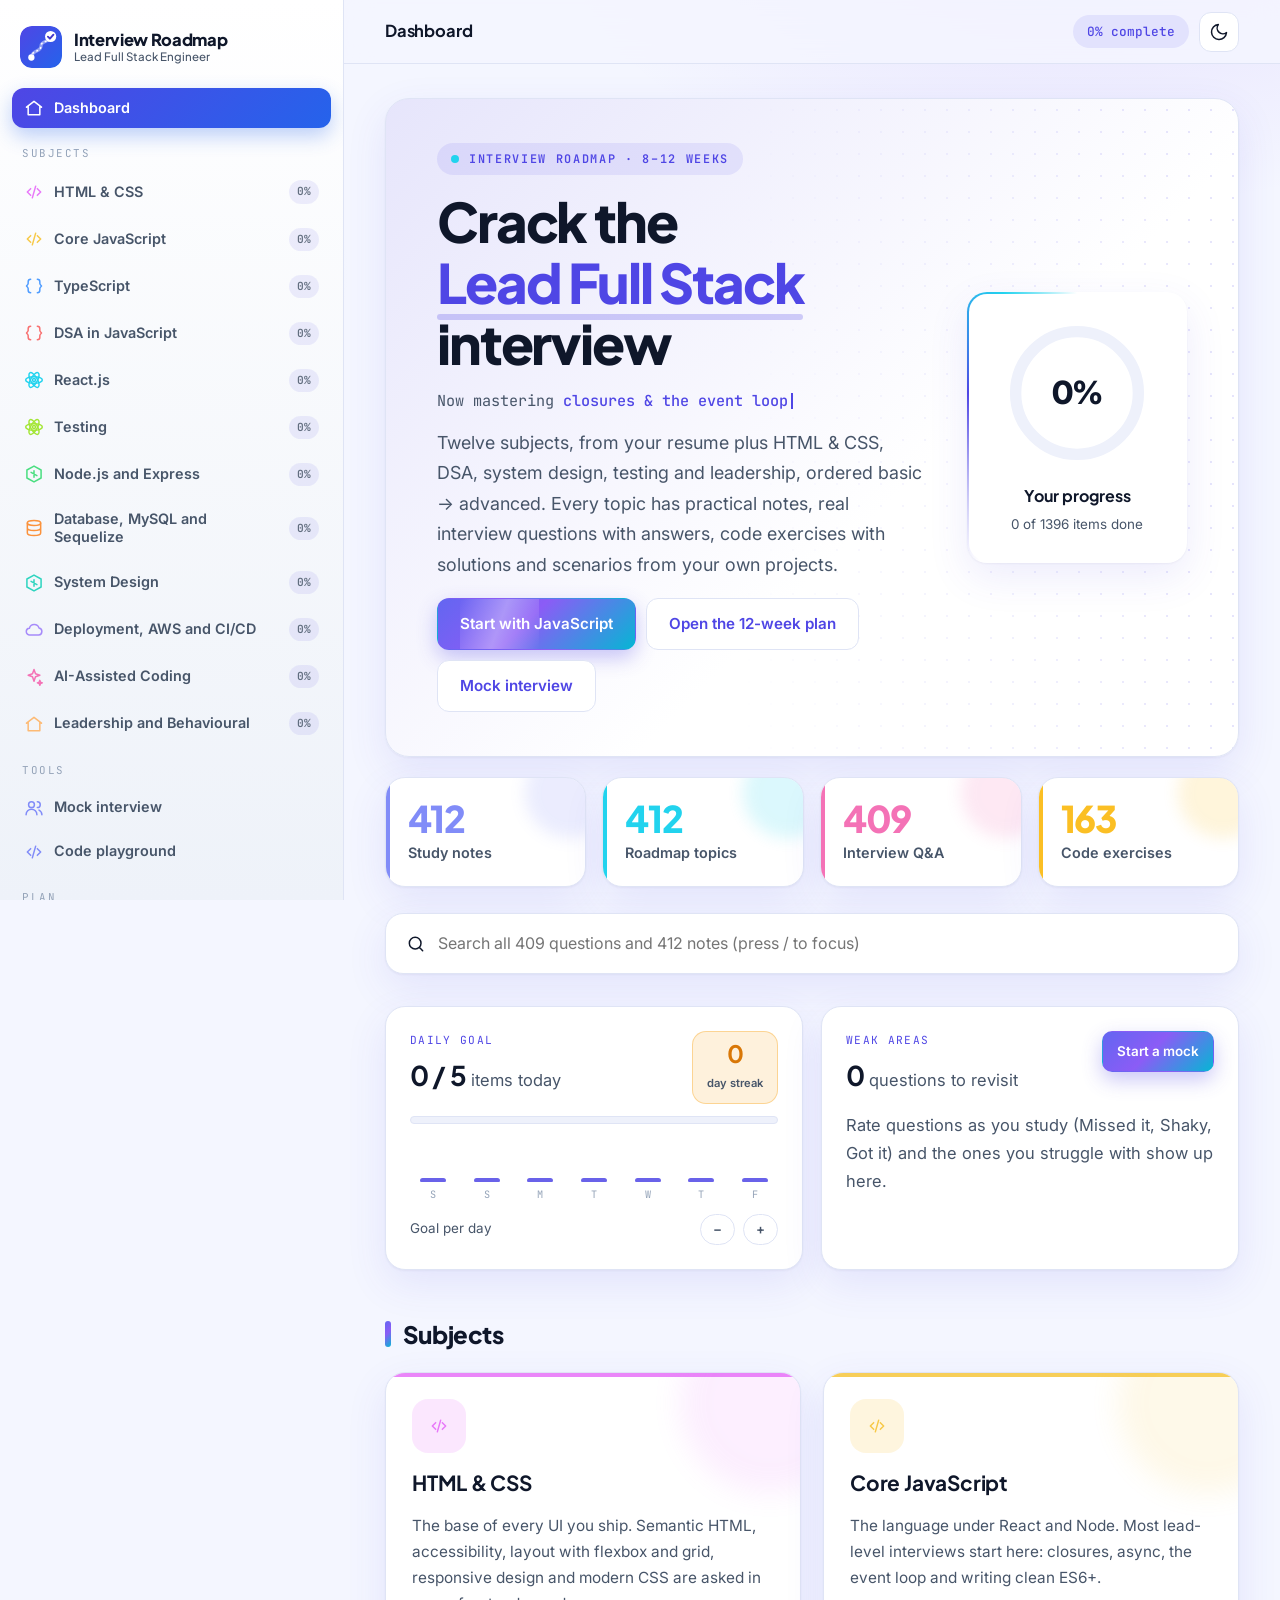
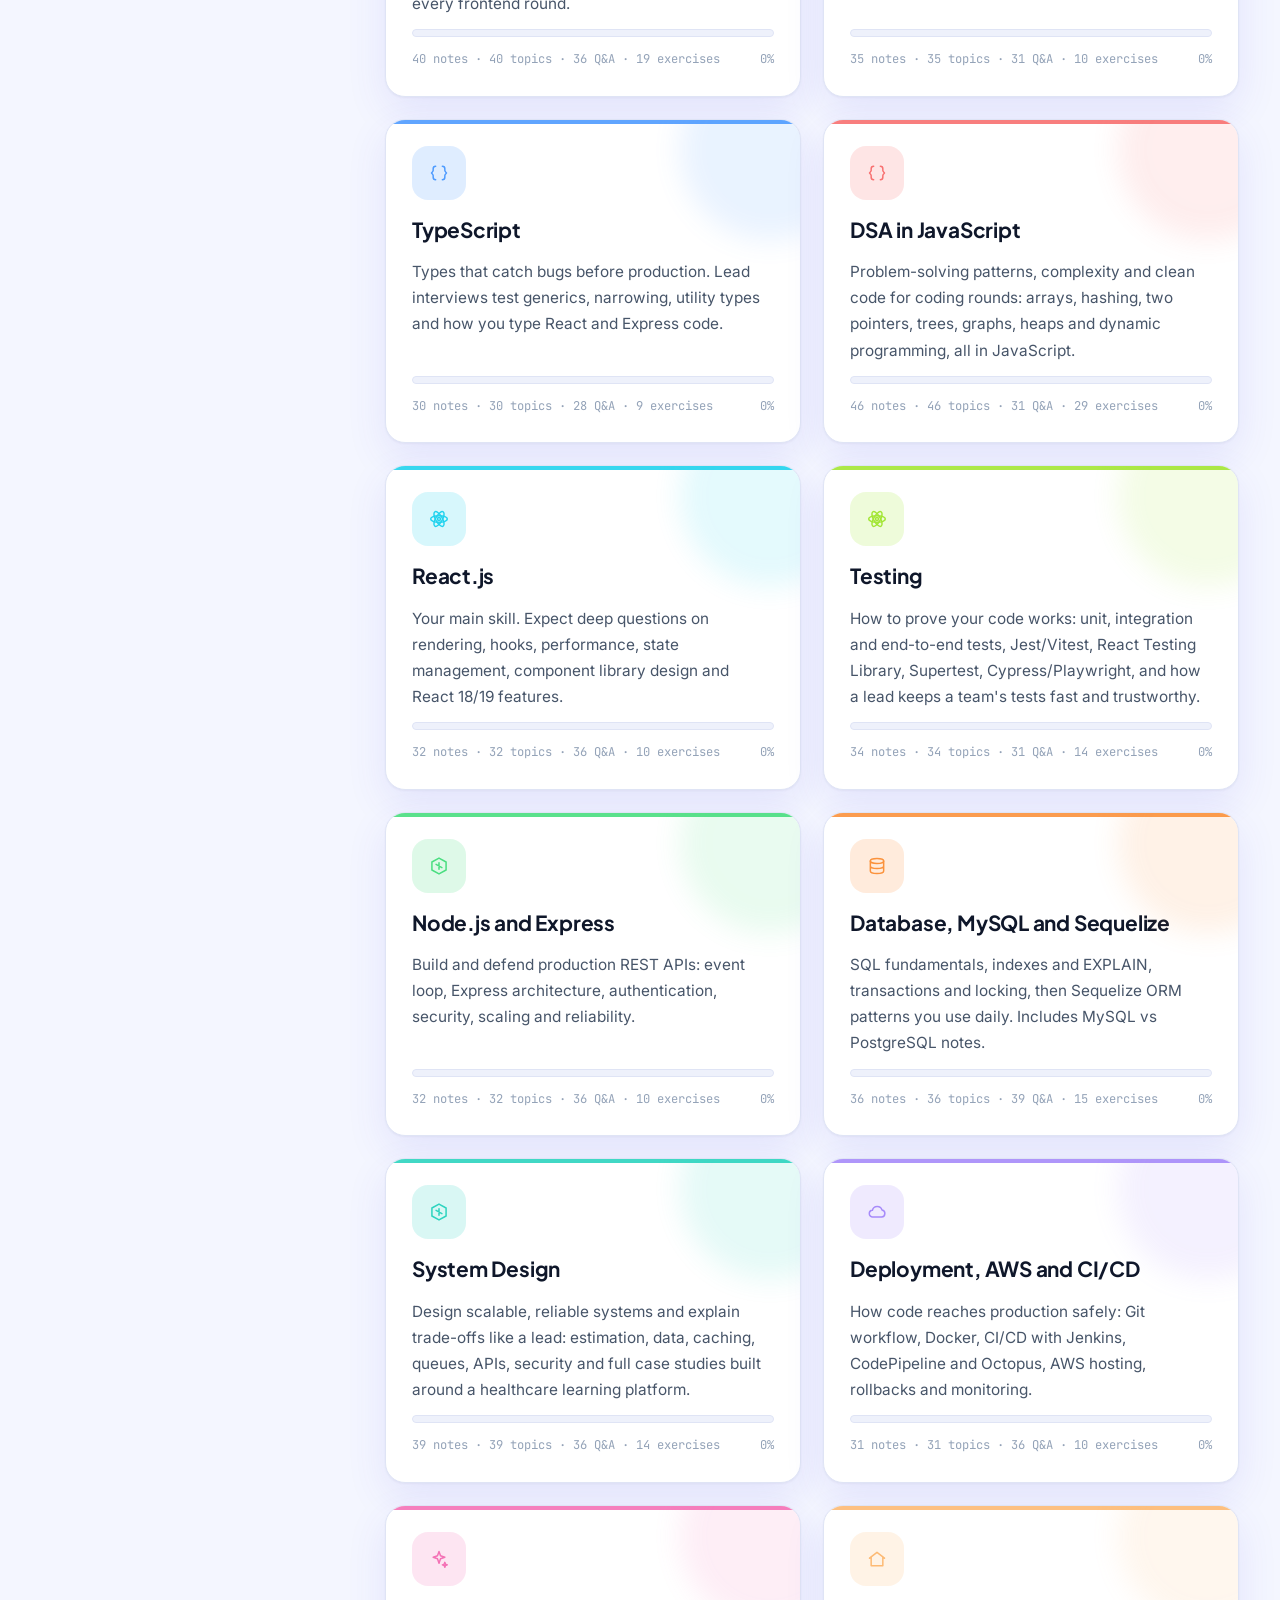
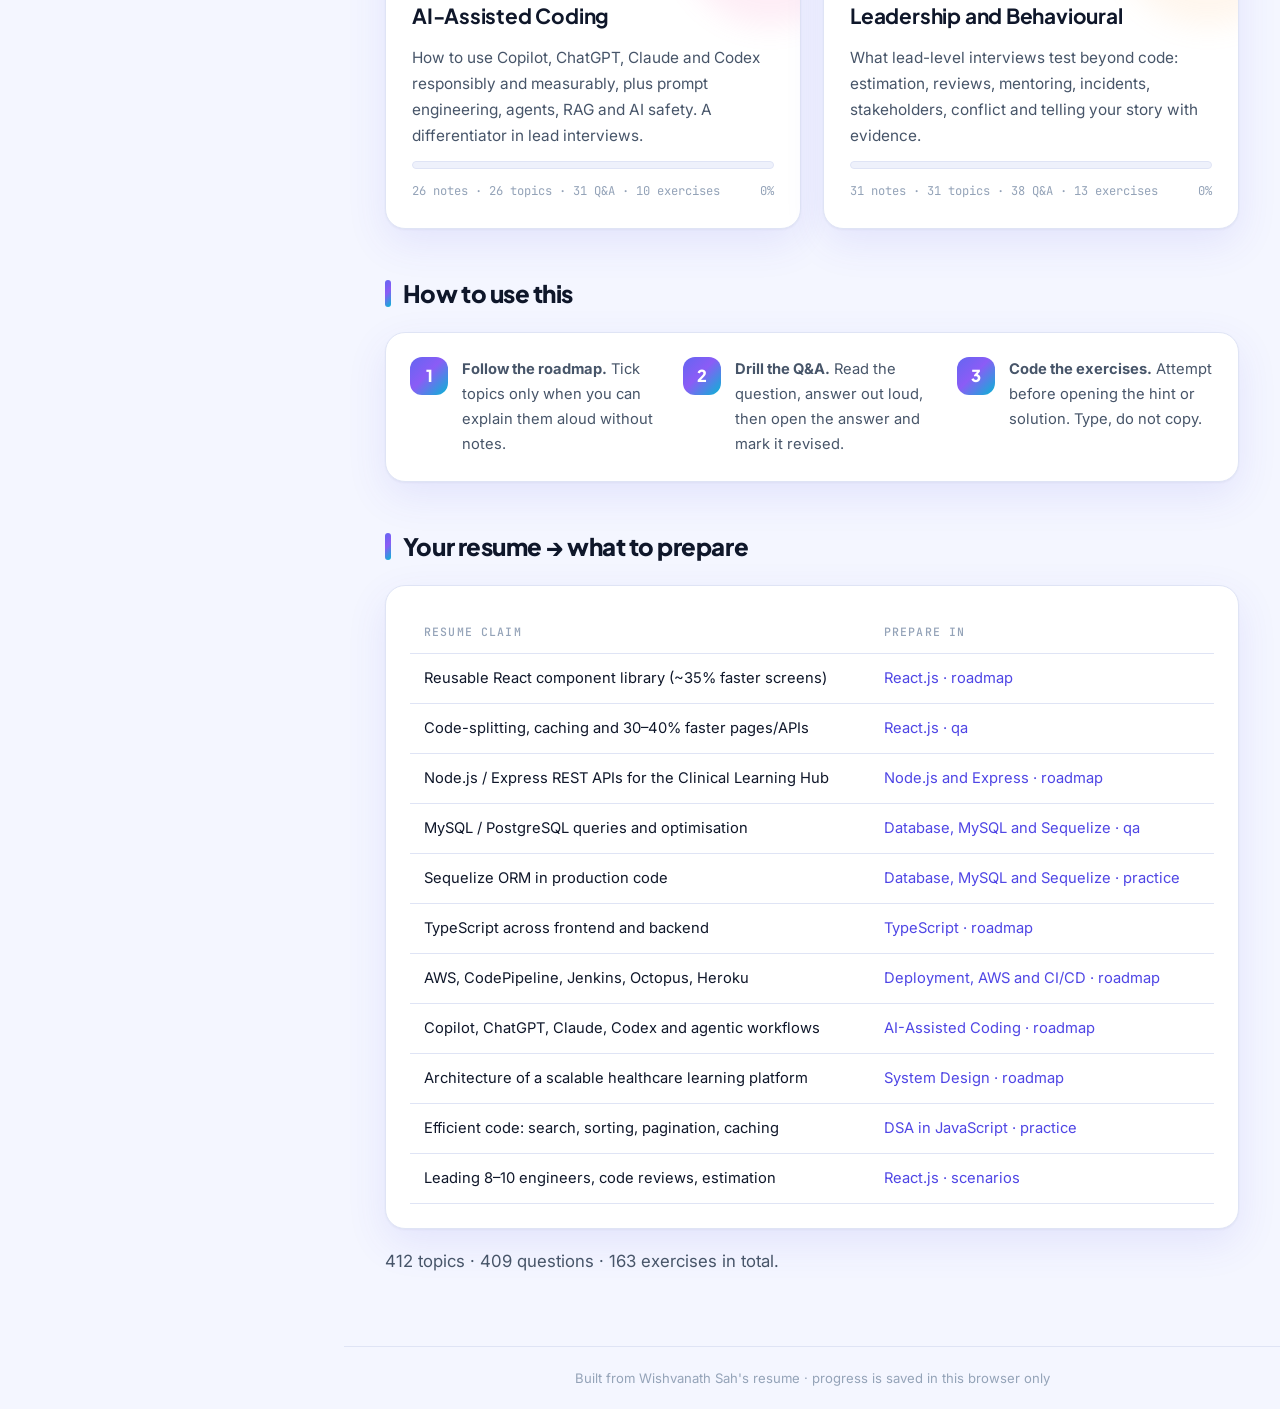
<file: learn.html>
<!DOCTYPE html>
<html lang="en" data-theme="dark">
<head>
<meta charset="utf-8">
<meta name="viewport" content="width=device-width, initial-scale=1">
<title>Interview Roadmap — Wishvanath Sah</title>
<meta name="description" content="Interactive interview preparation roadmap: JavaScript, TypeScript, React.js, Node.js, MySQL/Sequelize, deployment and AI-assisted coding.">
<meta name="theme-color" content="#0f172a">
<link rel="icon" type="image/svg+xml" href="assets/img/logo.svg">
<link rel="preconnect" href="https://fonts.googleapis.com">
<link rel="preconnect" href="https://fonts.gstatic.com" crossorigin>
<link href="https://fonts.googleapis.com/css2?family=Inter:wght@400;500;600;700&family=Plus+Jakarta+Sans:wght@600;700;800&family=JetBrains+Mono:wght@400;500&display=swap" rel="stylesheet">
<script>
(function () {
  var t = 'dark';
  try {
    var s = localStorage.getItem('prep-theme');
    if (s === 'light' || s === 'dark') t = s;
    else if (window.matchMedia && window.matchMedia('(prefers-color-scheme: light)').matches) t = 'light';
  } catch (e) {}
  document.documentElement.setAttribute('data-theme', t);
})();
</script>
<link rel="stylesheet" href="assets/css/style.css">
</head>
<body>
<a class="skip" href="#view">Skip to content</a>
<div id="bar" aria-hidden="true"></div>

<div class="shell">
  <aside class="side" id="side" aria-label="Subjects">
    <a class="brand" href="#/"><img src="assets/img/logo.svg" width="42" height="42" alt="" style="border-radius:12px;flex:none"><span>Interview Roadmap<small>Lead Full Stack Engineer</small></span></a>
    <nav id="nav"></nav>
    <div class="side-foot">
      <a class="ghost" href="index.html" style="display:block;text-align:center;margin-bottom:8px">← Back to landing page</a>
      <a class="ghost" href="index.html#support" style="display:block;text-align:center;margin-bottom:8px">&#9749; Buy me a coffee</a>
      <div class="foot-row"><button class="ghost" id="export" type="button">Export</button><button class="ghost" id="import" type="button">Import</button></div>
      <input type="file" id="importfile" accept="application/json,.json" hidden>
      <button class="ghost" id="reset" type="button" style="margin-top:8px">Reset progress</button>
    </div>
  </aside>

  <div class="main">
    <header class="top">
      <button class="icon-btn burger" id="burger" type="button" aria-label="Open menu" aria-expanded="false">
        <svg viewBox="0 0 24 24" class="ic"><path d="M4 7h16M4 12h16M4 17h16"/></svg>
      </button>
      <div class="crumb" id="crumb">Dashboard</div>
      <div class="top-r">
        <span class="pill" id="overall" title="Overall progress">0%</span>
        <button class="icon-btn" id="theme" type="button" aria-label="Toggle light and dark theme">
          <svg viewBox="0 0 24 24" class="ic sun"><circle cx="12" cy="12" r="4"/><path d="M12 2v2M12 20v2M4.9 4.9l1.4 1.4M17.7 17.7l1.4 1.4M2 12h2M20 12h2M4.9 19.1l1.4-1.4M17.7 6.3l1.4-1.4"/></svg>
          <svg viewBox="0 0 24 24" class="ic moon"><path d="M21 12.8A9 9 0 1 1 11.2 3a7 7 0 0 0 9.8 9.8z"/></svg>
        </button>
      </div>
    </header>
    <main id="view" tabindex="-1"></main>
    <footer class="foot">Built from Wishvanath Sah's resume · progress is saved in this browser only</footer>
  </div>
</div>
<div id="toast" role="status" aria-live="polite"></div>

<script src="assets/js/data/javascript.js"></script>
<script src="assets/js/data/typescript.js"></script>
<script src="assets/js/data/react.js"></script>
<script src="assets/js/data/node.js"></script>
<script src="assets/js/data/database.js"></script>
<script src="assets/js/data/deployment.js"></script>
<script src="assets/js/data/ai.js"></script>
<script src="assets/js/harness.js"></script>
<script src="assets/js/playground.js"></script>
<script src="assets/js/data/htmlcss.js"></script>
<script src="assets/js/data/testing.js"></script>
<script src="assets/js/data/leader.js"></script>
<script src="assets/js/notes/testing.js"></script>
<script src="assets/js/notes/leader.js"></script>
<script src="assets/js/notes/htmlcss.js"></script>
<script src="assets/js/data/system.js"></script>
<script src="assets/js/data/dsa.js"></script>
<script src="assets/js/data/plan.js"></script>
<script src="assets/js/notes/system.js"></script>
<script src="assets/js/notes/dsa.js"></script>
<script src="assets/js/notes/javascript.js"></script>
<script src="assets/js/notes/typescript.js"></script>
<script src="assets/js/notes/react.js"></script>
<script src="assets/js/notes/node.js"></script>
<script src="assets/js/notes/database.js"></script>
<script src="assets/js/notes/deployment.js"></script>
<script src="assets/js/notes/ai.js"></script>
<script src="assets/js/app.js"></script>
</body>
</html>
</file>
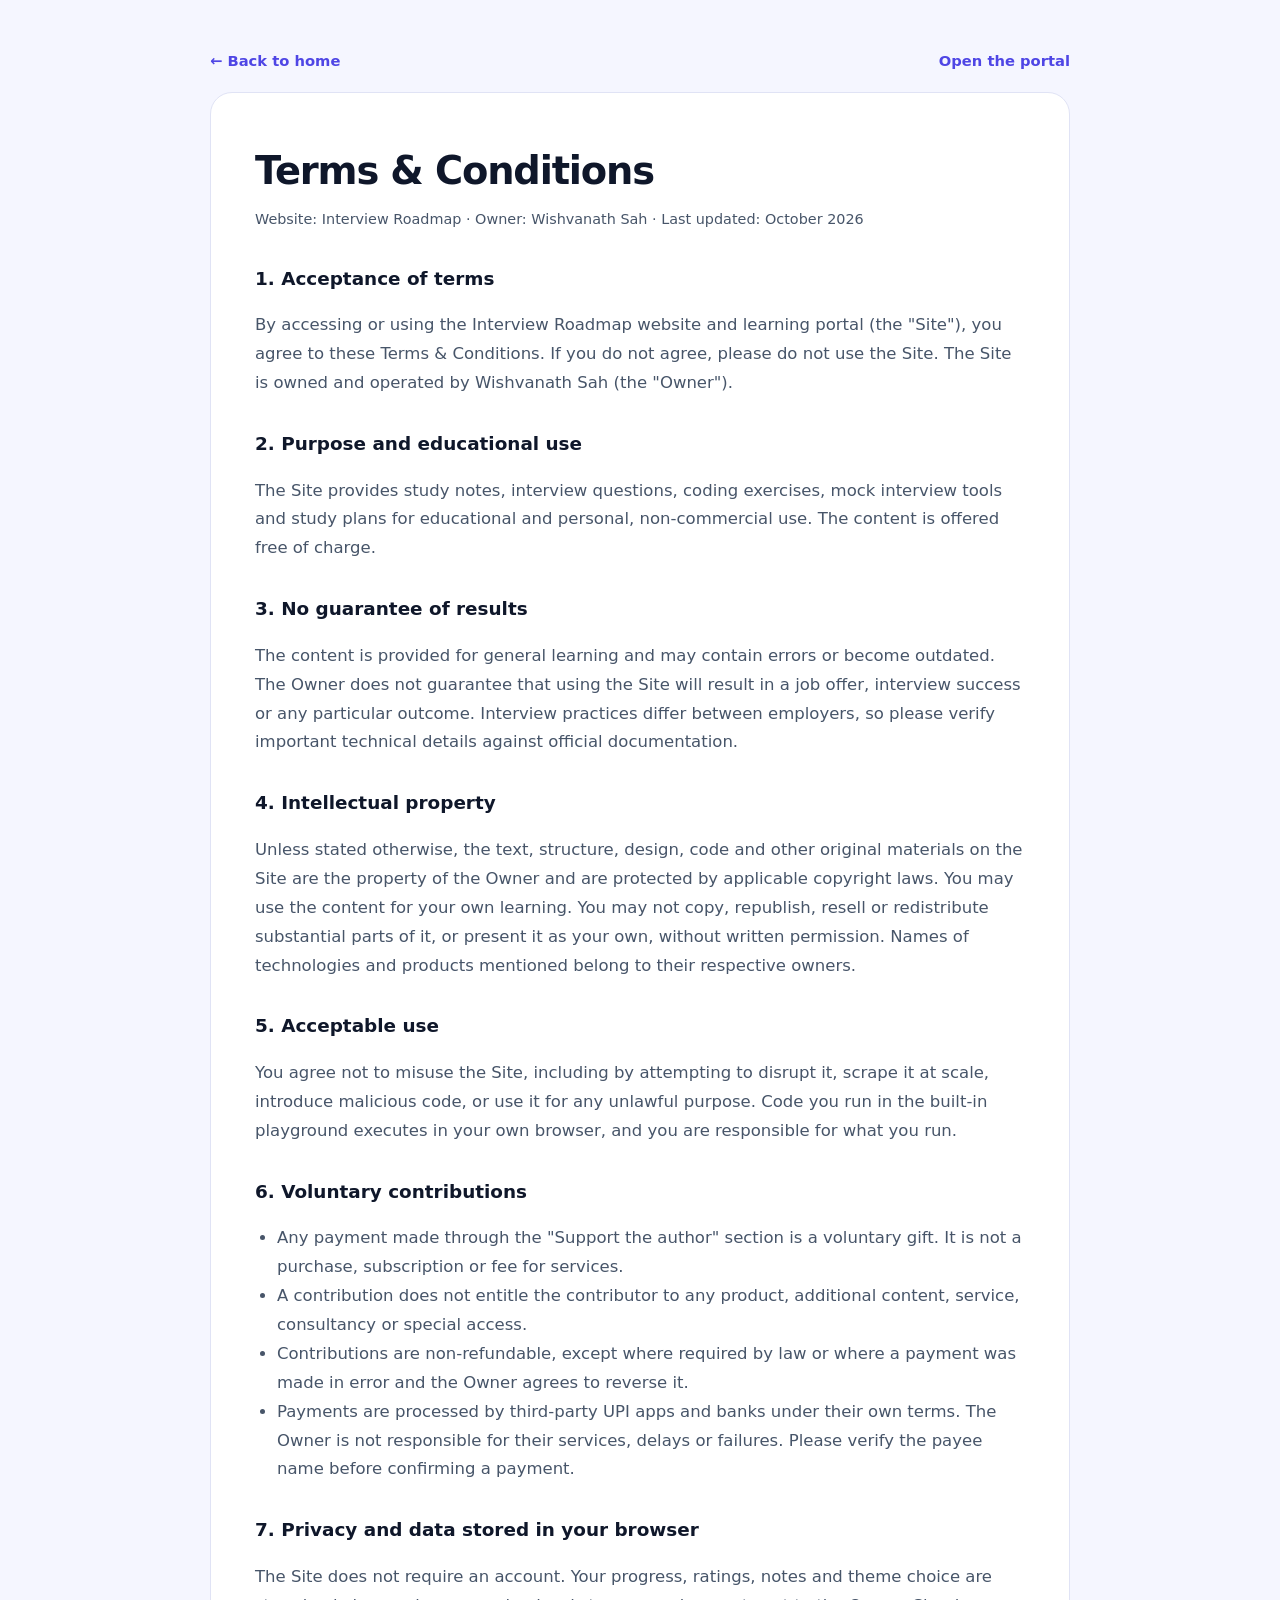
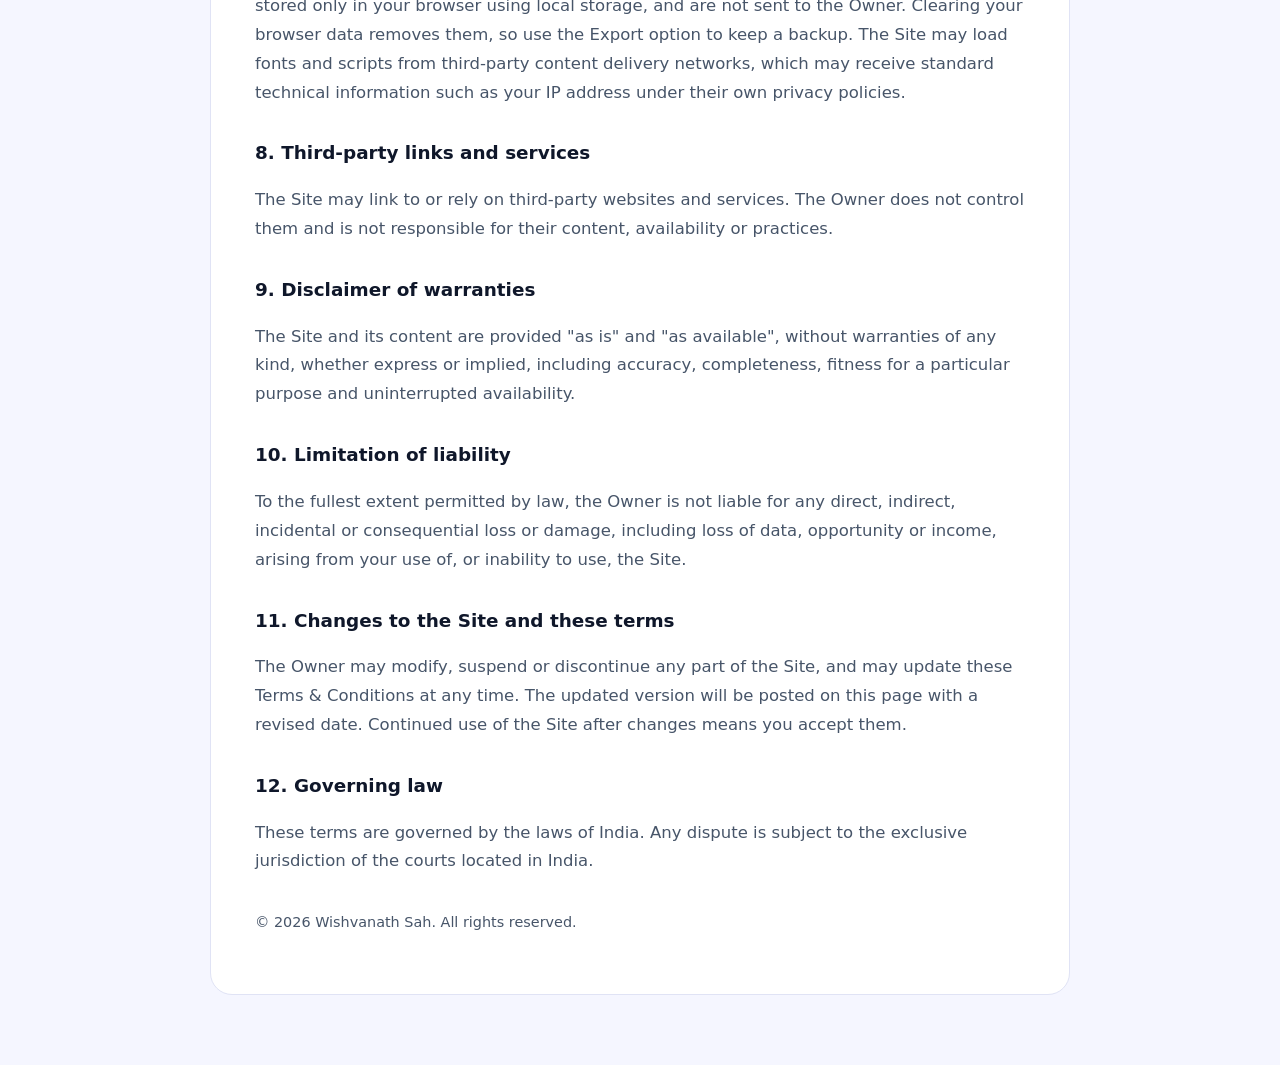
<file: terms.html>
<!DOCTYPE html>
<html lang="en" data-theme="dark">
<head>
<meta charset="utf-8">
<meta name="viewport" content="width=device-width, initial-scale=1">
<link rel="icon" type="image/svg+xml" href="assets/img/logo.svg">
<title>Terms &amp; Conditions — Interview Roadmap</title>
<meta name="description" content="Terms and Conditions for using the Interview Roadmap learning portal, owned by Wishvanath Sah.">
<script>
(function () {
  var t = 'dark';
  try { var s = localStorage.getItem('prep-theme'); if (s === 'light' || s === 'dark') t = s; else if (window.matchMedia && window.matchMedia('(prefers-color-scheme: light)').matches) t = 'light'; } catch (e) {}
  document.documentElement.setAttribute('data-theme', t);
})();
</script>
<style>
:root{--bg:#f5f6ff;--surface:#fff;--border:#e0e3f5;--text:#0f172a;--muted:#475569;--accent:#4f46e5}
[data-theme="dark"]{--bg:#0a0f1f;--surface:#121a30;--border:#232f4d;--text:#eef2ff;--muted:#a5b1d0;--accent:#8b9bff}
*{box-sizing:border-box}
body{margin:0;background:var(--bg);color:var(--text);font:16.5px/1.75 Inter,system-ui,-apple-system,'Segoe UI',Roboto,Arial,sans-serif}
.wrap{width:min(860px,100% - 32px);margin:0 auto;padding:48px 0 70px}
a{color:var(--accent);text-decoration:none;font-weight:600}a:hover{text-decoration:underline}
.card{background:var(--surface);border:1px solid var(--border);border-radius:22px;padding:clamp(22px,4vw,44px)}
h1{font-size:clamp(1.8rem,4vw,2.4rem);letter-spacing:-.03em;line-height:1.15;margin:12px 0 6px}
h2{font-size:1.15rem;margin:30px 0 8px}
p,li{color:var(--muted)}ul{padding-left:22px}
.meta{color:var(--muted);font-size:.9rem}
.top{display:flex;justify-content:space-between;gap:12px;flex-wrap:wrap;font-size:.92rem}
</style>
</head>
<body>
<div class="wrap">
  <div class="top"><a href="index.html">&larr; Back to home</a><a href="learn.html">Open the portal</a></div>
  <div class="card" style="margin-top:18px">
    <h1>Terms &amp; Conditions</h1>
    <p class="meta">Website: Interview Roadmap &middot; Owner: Wishvanath Sah &middot; Last updated: October 2026</p>

    <h2>1. Acceptance of terms</h2>
    <p>By accessing or using the Interview Roadmap website and learning portal (the "Site"), you agree to these Terms &amp; Conditions. If you do not agree, please do not use the Site. The Site is owned and operated by Wishvanath Sah (the "Owner").</p>

    <h2>2. Purpose and educational use</h2>
    <p>The Site provides study notes, interview questions, coding exercises, mock interview tools and study plans for educational and personal, non-commercial use. The content is offered free of charge.</p>

    <h2>3. No guarantee of results</h2>
    <p>The content is provided for general learning and may contain errors or become outdated. The Owner does not guarantee that using the Site will result in a job offer, interview success or any particular outcome. Interview practices differ between employers, so please verify important technical details against official documentation.</p>

    <h2>4. Intellectual property</h2>
    <p>Unless stated otherwise, the text, structure, design, code and other original materials on the Site are the property of the Owner and are protected by applicable copyright laws. You may use the content for your own learning. You may not copy, republish, resell or redistribute substantial parts of it, or present it as your own, without written permission. Names of technologies and products mentioned belong to their respective owners.</p>

    <h2>5. Acceptable use</h2>
    <p>You agree not to misuse the Site, including by attempting to disrupt it, scrape it at scale, introduce malicious code, or use it for any unlawful purpose. Code you run in the built-in playground executes in your own browser, and you are responsible for what you run.</p>

    <h2>6. Voluntary contributions</h2>
    <ul>
      <li>Any payment made through the "Support the author" section is a voluntary gift. It is not a purchase, subscription or fee for services.</li>
      <li>A contribution does not entitle the contributor to any product, additional content, service, consultancy or special access.</li>
      <li>Contributions are non-refundable, except where required by law or where a payment was made in error and the Owner agrees to reverse it.</li>
      <li>Payments are processed by third-party UPI apps and banks under their own terms. The Owner is not responsible for their services, delays or failures. Please verify the payee name before confirming a payment.</li>
    </ul>

    <h2>7. Privacy and data stored in your browser</h2>
    <p>The Site does not require an account. Your progress, ratings, notes and theme choice are stored only in your browser using local storage, and are not sent to the Owner. Clearing your browser data removes them, so use the Export option to keep a backup. The Site may load fonts and scripts from third-party content delivery networks, which may receive standard technical information such as your IP address under their own privacy policies.</p>

    <h2>8. Third-party links and services</h2>
    <p>The Site may link to or rely on third-party websites and services. The Owner does not control them and is not responsible for their content, availability or practices.</p>

    <h2>9. Disclaimer of warranties</h2>
    <p>The Site and its content are provided "as is" and "as available", without warranties of any kind, whether express or implied, including accuracy, completeness, fitness for a particular purpose and uninterrupted availability.</p>

    <h2>10. Limitation of liability</h2>
    <p>To the fullest extent permitted by law, the Owner is not liable for any direct, indirect, incidental or consequential loss or damage, including loss of data, opportunity or income, arising from your use of, or inability to use, the Site.</p>

    <h2>11. Changes to the Site and these terms</h2>
    <p>The Owner may modify, suspend or discontinue any part of the Site, and may update these Terms &amp; Conditions at any time. The updated version will be posted on this page with a revised date. Continued use of the Site after changes means you accept them.</p>

    <h2>12. Governing law</h2>
    <p>These terms are governed by the laws of India. Any dispute is subject to the exclusive jurisdiction of the courts located in India.</p>

    <p class="meta" style="margin-top:34px">&copy; <span id="yr">2026</span> Wishvanath Sah. All rights reserved.</p>
  </div>
</div>
<script>try{document.getElementById('yr').textContent=new Date().getFullYear()}catch(e){}</script>
</body>
</html>
</file>
<file: assets/css/style.css>
:root{
  --bg:#f8fafc; --bg2:#eef2f9; --surface:#ffffff; --surface2:#f1f5f9;
  --border:#e2e8f0; --text:#0f172a; --muted:#475569; --faint:#94a3b8;
  --accent:#4f46e5; --accent2:#0891b2; --ok:#16a34a; --warn:#d97706; --bad:#dc2626;
  --accent-rgb:79,70,229; --accent-soft:rgba(79,70,229,.10);
  --grad:linear-gradient(135deg,#4f46e5 0%,#0891b2 100%);
  --shadow:0 1px 2px rgba(15,23,42,.05),0 8px 24px rgba(15,23,42,.07);
  --code-bg:#0f172a; --code-text:#e2e8f0; --code-head:#1e293b;
  --tk-c:#64748b; --tk-s:#86efac; --tk-k:#c4b5fd; --tk-n:#fda4af; --tk-f:#7dd3fc;
  --radius:16px;
  --font:'Inter',system-ui,-apple-system,'Segoe UI',Roboto,Arial,sans-serif;
  --mono:'JetBrains Mono',ui-monospace,SFMono-Regular,Menlo,Consolas,monospace;
}
[data-theme="dark"]{
  --bg:#0f172a; --bg2:#0b1220; --surface:#1e293b; --surface2:#162033;
  --border:#2b3a52; --text:#e2e8f0; --muted:#94a3b8; --faint:#64748b;
  --accent:#818cf8; --accent2:#22d3ee; --ok:#4ade80; --warn:#fbbf24; --bad:#f87171;
  --accent-rgb:129,140,248; --accent-soft:rgba(129,140,248,.14);
  --grad:linear-gradient(135deg,#818cf8 0%,#22d3ee 100%);
  --shadow:0 1px 2px rgba(0,0,0,.3),0 8px 24px rgba(0,0,0,.28);
  --code-bg:#0b1220; --code-head:#162033;
}
*,*::before,*::after{box-sizing:border-box}
html{scroll-behavior:smooth;-webkit-text-size-adjust:100%}
body{margin:0;background:var(--bg);color:var(--text);font-family:var(--font);font-size:16px;line-height:1.65;-webkit-font-smoothing:antialiased;transition:background .3s,color .3s}
a{color:var(--accent);text-decoration:none}
a:hover{text-decoration:underline}
button{font:inherit;color:inherit;cursor:pointer;background:none;border:0;padding:0}
h1,h2,h3,h4,p{margin:0}
ul,ol{margin:0}
:focus-visible{outline:2px solid var(--accent);outline-offset:2px;border-radius:6px}
::selection{background:rgba(var(--accent-rgb),.3)}
.skip{position:absolute;left:-999px;top:8px;background:var(--accent);color:#fff;padding:8px 14px;border-radius:8px;z-index:300}
.skip:focus{left:8px}
#bar{position:fixed;top:0;left:0;height:3px;width:0;background:var(--grad);z-index:200}
.ic{width:20px;height:20px;fill:none;stroke:currentColor;stroke-width:1.8;stroke-linecap:round;stroke-linejoin:round;flex:none}

/* shell */
.shell{display:grid;grid-template-columns:290px 1fr;min-height:100vh}
.side{position:sticky;top:0;height:100vh;overflow-y:auto;background:var(--surface);border-right:1px solid var(--border);padding:20px 14px;display:flex;flex-direction:column;gap:14px}
.brand{display:flex;align-items:center;gap:12px;padding:6px 8px;color:var(--text)}
.brand:hover{text-decoration:none}
.brand b{display:grid;place-items:center;width:40px;height:40px;border-radius:12px;background:var(--grad);color:#fff;font-size:.9rem;box-shadow:0 6px 16px rgba(var(--accent-rgb),.4)}
.brand span{font-weight:800;letter-spacing:-.02em;line-height:1.2}
.brand small{display:block;font-weight:500;font-size:.72rem;color:var(--muted);letter-spacing:0}
#nav{display:flex;flex-direction:column;gap:4px;flex:1}
.nav-h{font-family:var(--mono);font-size:.68rem;letter-spacing:.14em;text-transform:uppercase;color:var(--faint);padding:12px 10px 4px}
.nav-a{display:flex;align-items:center;gap:12px;padding:10px 12px;border-radius:12px;color:var(--muted);font-weight:600;font-size:.92rem;transition:.2s}
.nav-a:hover{background:var(--accent-soft);color:var(--text);text-decoration:none}
.nav-a.on{background:var(--grad);color:#fff;box-shadow:0 8px 20px rgba(var(--accent-rgb),.3)}
.nav-a .ic{opacity:.9}
.nav-a .t{flex:1}
.nav-a .pc{font-family:var(--mono);font-size:.7rem;opacity:.85}
.side-foot{border-top:1px solid var(--border);padding-top:12px}
.ghost{width:100%;padding:9px 12px;border-radius:10px;border:1px solid var(--border);color:var(--muted);font-size:.84rem;font-weight:600;transition:.2s}
.ghost:hover{border-color:var(--bad);color:var(--bad)}
.main{min-width:0;display:flex;flex-direction:column}
.top{position:sticky;top:0;z-index:50;display:flex;align-items:center;gap:12px;height:64px;padding:0 28px;background:color-mix(in srgb,var(--bg) 82%,transparent);backdrop-filter:blur(14px);-webkit-backdrop-filter:blur(14px);border-bottom:1px solid var(--border)}
.crumb{font-weight:700;letter-spacing:-.01em}
.top-r{margin-left:auto;display:flex;align-items:center;gap:10px}
.pill{font-family:var(--mono);font-size:.8rem;font-weight:500;padding:6px 14px;border-radius:999px;background:var(--accent-soft);color:var(--accent)}
.icon-btn{display:grid;place-items:center;width:40px;height:40px;border-radius:12px;border:1px solid var(--border);background:var(--surface);transition:.2s}
.icon-btn:hover{border-color:var(--accent);color:var(--accent)}
.burger{display:none}
.sun{display:none}
[data-theme="dark"] .sun{display:block}
[data-theme="dark"] .moon{display:none}
#view{padding:32px 28px 60px;max-width:1100px;width:100%;margin:0 auto;outline:none}
.foot{margin-top:auto;padding:20px 28px;border-top:1px solid var(--border);color:var(--faint);font-size:.82rem;text-align:center}

/* generic */
.card{background:var(--surface);border:1px solid var(--border);border-radius:var(--radius);padding:24px;box-shadow:var(--shadow)}
.eyebrow{font-family:var(--mono);font-size:.76rem;letter-spacing:.14em;text-transform:uppercase;color:var(--accent);font-weight:500}
h1{font-size:clamp(1.8rem,4vw,2.5rem);letter-spacing:-.035em;line-height:1.12;font-weight:800;margin:8px 0 10px}
h2.sec{font-size:1.3rem;letter-spacing:-.02em;margin:34px 0 14px;font-weight:800}
.lead{color:var(--muted);max-width:68ch}
.grad{background:var(--grad);-webkit-background-clip:text;background-clip:text;color:transparent}
.btn{display:inline-flex;align-items:center;gap:8px;padding:10px 18px;border-radius:12px;font-weight:600;font-size:.9rem;border:1px solid var(--border);background:var(--surface);transition:.2s}
.btn:hover{border-color:var(--accent);color:var(--accent);text-decoration:none}
.btn.p{background:var(--grad);color:#fff;border-color:transparent;box-shadow:0 8px 20px rgba(var(--accent-rgb),.3)}
.btn.p:hover{color:#fff;transform:translateY(-2px)}
.badge{display:inline-block;font-family:var(--mono);font-size:.68rem;font-weight:500;letter-spacing:.06em;text-transform:uppercase;padding:3px 10px;border-radius:999px;border:1px solid transparent}
.badge.basic{background:rgba(34,197,94,.14);color:var(--ok)}
.badge.intermediate{background:rgba(245,158,11,.15);color:var(--warn)}
.badge.advanced{background:rgba(239,68,68,.14);color:var(--bad)}
.prog{height:8px;border-radius:99px;background:var(--surface2);overflow:hidden;border:1px solid var(--border)}
.prog i{display:block;height:100%;background:var(--grad);border-radius:99px;width:0;transition:width .5s}

/* dashboard */
.hero{display:grid;grid-template-columns:1fr auto;gap:28px;align-items:center;padding:30px;border-radius:24px;border:1px solid var(--border);background:radial-gradient(500px circle at 0% 0%,rgba(var(--accent-rgb),.18),transparent 60%),var(--surface);box-shadow:var(--shadow)}
.ring{position:relative;width:132px;height:132px}
.ring svg{transform:rotate(-90deg);width:100%;height:100%}
.ring circle{fill:none;stroke-width:10;stroke-linecap:round}
.ring .bg{stroke:var(--surface2)}
.ring .fg{stroke:url(#rg);transition:stroke-dashoffset .6s}
.ring b{position:absolute;inset:0;display:grid;place-items:center;font-size:1.7rem;font-weight:800;letter-spacing:-.03em}
.search{display:flex;align-items:center;gap:10px;padding:12px 16px;border:1px solid var(--border);border-radius:14px;background:var(--surface);margin:22px 0 4px;transition:.2s}
.search:focus-within{border-color:var(--accent);box-shadow:0 0 0 4px var(--accent-soft)}
.search input{flex:1;border:0;background:none;color:var(--text);font:inherit;outline:none;min-width:0}
.results{display:grid;gap:8px;margin-top:12px}
.res{display:flex;gap:12px;align-items:center;padding:12px 16px;border:1px solid var(--border);border-radius:12px;background:var(--surface);color:var(--text)}
.res:hover{border-color:var(--accent);text-decoration:none}
.res small{color:var(--faint);font-family:var(--mono);font-size:.72rem;margin-left:auto;white-space:nowrap}
.grid{display:grid;grid-template-columns:repeat(auto-fill,minmax(300px,1fr));gap:18px}
.sub{display:flex;flex-direction:column;gap:12px;color:var(--text);transition:transform .25s,border-color .25s,box-shadow .25s}
.sub:hover{transform:translateY(-5px);border-color:var(--accent);text-decoration:none;box-shadow:0 18px 40px rgba(var(--accent-rgb),.18)}
.sub .ico{display:grid;place-items:center;width:46px;height:46px;border-radius:13px;background:var(--accent-soft);color:var(--accent)}
.sub h3{font-size:1.15rem;letter-spacing:-.01em}
.sub p{color:var(--muted);font-size:.9rem;flex:1}
.sub .meta{display:flex;justify-content:space-between;font-family:var(--mono);font-size:.74rem;color:var(--faint)}
.steps{display:grid;grid-template-columns:repeat(3,1fr);gap:16px}
.step{display:flex;gap:14px}
.step b{display:grid;place-items:center;width:34px;height:34px;border-radius:10px;background:var(--grad);color:#fff;flex:none}
.step p{color:var(--muted);font-size:.92rem}
table.map{width:100%;border-collapse:collapse;font-size:.92rem}
table.map th,table.map td{padding:12px 14px;border-bottom:1px solid var(--border);text-align:left;vertical-align:top}
table.map th{font-family:var(--mono);font-size:.72rem;letter-spacing:.1em;text-transform:uppercase;color:var(--faint);font-weight:500}
.tw{overflow-x:auto}

/* subject */
.shead{display:flex;flex-wrap:wrap;gap:20px;align-items:flex-start;justify-content:space-between}
.shead .ico{display:grid;place-items:center;width:56px;height:56px;border-radius:16px;background:var(--grad);color:#fff;box-shadow:0 10px 24px rgba(var(--accent-rgb),.35)}
.shead .ico .ic{width:28px;height:28px}
.chips{display:flex;flex-wrap:wrap;gap:8px;margin-top:14px}
.chip{padding:5px 12px;border-radius:999px;font-size:.78rem;font-weight:600;background:var(--surface);border:1px solid var(--border);color:var(--muted)}
.tabs{display:flex;gap:6px;margin:26px 0 22px;padding:5px;border-radius:14px;background:var(--surface);border:1px solid var(--border);overflow-x:auto;width:max-content;max-width:100%}
.tab{padding:9px 18px;border-radius:10px;font-weight:600;font-size:.9rem;color:var(--muted);white-space:nowrap;transition:.2s}
.tab:hover{color:var(--text);text-decoration:none}
.tab.on{background:var(--grad);color:#fff;box-shadow:0 6px 16px rgba(var(--accent-rgb),.3)}
.tab small{font-family:var(--mono);opacity:.8;margin-left:6px}
.phase{margin-bottom:22px}
.phase-h{display:flex;align-items:center;gap:12px;margin-bottom:12px}
.phase-h h3{font-size:1.1rem;letter-spacing:-.01em}
.phase-h .n{margin-left:auto;font-family:var(--mono);font-size:.76rem;color:var(--faint)}
.topic{display:flex;gap:14px;align-items:flex-start;padding:12px 4px;border-bottom:1px dashed var(--border)}
.topic:last-child{border:0}
.topic div b{font-weight:600}
.topic div span{display:block;color:var(--muted);font-size:.9rem}
.topic.done b{text-decoration:line-through;opacity:.6}
.chk input{appearance:none;-webkit-appearance:none;width:22px;height:22px;border-radius:7px;border:2px solid var(--faint);background:var(--surface);cursor:pointer;position:relative;transition:.2s;flex:none;margin:2px 0 0}
.chk input:hover{border-color:var(--accent)}
.chk input:checked{background:var(--grad);border-color:transparent}
.chk input:checked::after{content:"";position:absolute;left:6px;top:2px;width:5px;height:10px;border:solid #fff;border-width:0 2.5px 2.5px 0;transform:rotate(45deg)}
.tools{display:flex;flex-wrap:wrap;gap:10px;align-items:center;margin-bottom:16px}
.fchip{padding:7px 16px;border-radius:999px;border:1px solid var(--border);background:var(--surface);font-size:.84rem;font-weight:600;color:var(--muted);transition:.2s}
.fchip:hover{border-color:var(--accent);color:var(--accent)}
.fchip.on{background:var(--grad);color:#fff;border-color:transparent}
.q{display:flex;gap:12px;align-items:flex-start;margin-bottom:10px}
.q .chk{padding-top:15px}
.q details,.ex,.sc{flex:1;min-width:0;background:var(--surface);border:1px solid var(--border);border-radius:14px;transition:border-color .2s}
.q details[open],.sc[open]{border-color:rgba(var(--accent-rgb),.5)}
summary{list-style:none;cursor:pointer;display:flex;gap:12px;align-items:center;padding:14px 18px;font-weight:600}
summary::-webkit-details-marker{display:none}
summary::after{content:"";margin-left:auto;width:9px;height:9px;border:solid var(--faint);border-width:0 2px 2px 0;transform:rotate(45deg);transition:transform .25s;flex:none}
details[open]>summary::after{transform:rotate(-135deg)}
.qt{flex:1}
.body{padding:2px 20px 20px;border-top:1px solid var(--border)}
.body>*+*{margin-top:12px}
.body{padding-top:16px}
.body h4{font-size:.98rem;margin-top:18px;color:var(--accent)}
.body p,.body li{color:var(--text)}
.body li{margin-bottom:4px}
.body ul,.body ol{padding-left:22px}
.body code,.lead code,.topic code{font-family:var(--mono);font-size:.86em;background:var(--accent-soft);color:var(--accent);padding:2px 6px;border-radius:6px}
.body blockquote{margin-left:0;padding:12px 16px;border-left:4px solid var(--accent);background:var(--accent-soft);border-radius:0 12px 12px 0}
.body blockquote p{color:var(--text)}
.body table{width:100%;border-collapse:collapse;font-size:.9rem;display:block;overflow-x:auto}
.body th,.body td{padding:8px 12px;border:1px solid var(--border);text-align:left;vertical-align:top}
.body th{background:var(--surface2)}
.body hr{border:0;border-top:1px solid var(--border);margin:18px 0}
.code{border-radius:12px;overflow:hidden;border:1px solid var(--border);background:var(--code-bg)}
.code-h{display:flex;justify-content:space-between;align-items:center;padding:6px 14px;background:var(--code-head);color:#94a3b8;font-family:var(--mono);font-size:.72rem;text-transform:uppercase;letter-spacing:.08em}
.code-h button{color:#94a3b8;font-size:.72rem;font-family:var(--mono);padding:3px 10px;border-radius:6px;border:1px solid #334155;text-transform:uppercase;letter-spacing:.08em}
.code-h button:hover{color:#fff;border-color:#818cf8}
.code pre{margin:0;padding:14px 16px;overflow-x:auto;font-family:var(--mono);font-size:.82rem;line-height:1.7;color:var(--code-text);tab-size:2}
.code code{background:none!important;color:inherit!important;padding:0!important;font-size:inherit!important}
.tc{color:var(--tk-c);font-style:italic}.ts{color:var(--tk-s)}.tk{color:var(--tk-k)}.tn{color:var(--tk-n)}.tf{color:var(--tk-f)}
.ex{padding:20px 22px;margin-bottom:16px;display:block}
.ex-h{display:flex;gap:12px;align-items:center;margin-bottom:10px;flex-wrap:wrap}
.ex-h h3{font-size:1.06rem;flex:1;min-width:200px}
.ex .pr>*+*{margin-top:10px}
.ex .pr p{color:var(--text)}
.ex .pr code,.hint code{font-family:var(--mono);font-size:.86em;background:var(--accent-soft);color:var(--accent);padding:2px 6px;border-radius:6px}
.hint{margin-top:12px;padding:10px 14px;border-radius:12px;background:rgba(245,158,11,.12);color:var(--text);font-size:.92rem}
.hint summary{padding:0;font-weight:600;color:var(--warn)}
.hint summary::after{display:none}
.sol{margin-top:12px;border:1px solid var(--border);border-radius:12px;background:var(--surface2)}
.sol>summary{color:var(--accent)}
.sc{margin-bottom:10px}
.sc .tag{font-family:var(--mono);font-size:.68rem;color:var(--faint);letter-spacing:.08em;text-transform:uppercase}
.empty{padding:30px;text-align:center;color:var(--muted)}

/* plan */
.week{margin-bottom:16px;display:flex;gap:16px;align-items:flex-start}
.week .chk{padding-top:4px}
.week .card{flex:1;min-width:0}
.week h3{font-size:1.08rem;margin-bottom:8px}
.week .wk{font-family:var(--mono);font-size:.72rem;color:var(--accent);letter-spacing:.1em;text-transform:uppercase}

#toast{position:fixed;left:50%;bottom:28px;transform:translate(-50%,20px);background:var(--text);color:var(--bg);padding:10px 18px;border-radius:12px;font-size:.88rem;font-weight:600;opacity:0;pointer-events:none;transition:.25s;z-index:300}
#toast.show{opacity:1;transform:translate(-50%,0)}

@media (max-width:980px){
  .shell{grid-template-columns:1fr}
  .side{position:fixed;left:0;top:0;bottom:0;width:290px;transform:translateX(-105%);transition:transform .3s;z-index:150;box-shadow:0 0 60px rgba(0,0,0,.4)}
  .side.open{transform:none}
  .burger{display:grid}
  .top{padding:0 16px}
  #view{padding:22px 16px 50px}
  .hero{grid-template-columns:1fr}
  .steps{grid-template-columns:1fr}
}
@media print{
  .side,.top,.foot,.tabs,.tools,#bar{display:none}
  .shell{display:block}
  details>*{display:block!important}
  body{background:#fff;color:#000}
}
@media (prefers-reduced-motion:reduce){*{transition:none!important;animation:none!important;scroll-behavior:auto!important}}

/* ===== v2: richer colour, motion, wider layout ===== */
:root{
  --font:'Inter',system-ui,-apple-system,'Segoe UI',Roboto,Arial,sans-serif;
  --head:'Plus Jakarta Sans','Inter',system-ui,sans-serif;
  --grad:linear-gradient(135deg,#6366f1 0%,#8b5cf6 45%,#06b6d4 100%);
  --c:#818cf8;
}
[data-theme="dark"]{
  --bg:#0a0f1f; --bg2:#0d1428; --surface:#121a30; --surface2:#0f1730;
  --border:#232f4d; --text:#eef2ff; --muted:#a5b1d0; --faint:#6b7a9e;
  --accent:#8b9bff; --accent2:#22d3ee;
  --grad:linear-gradient(135deg,#818cf8 0%,#a78bfa 45%,#22d3ee 100%);
  --shadow:0 1px 2px rgba(0,0,0,.35),0 14px 40px rgba(2,6,23,.45);
}
[data-theme="light"]{
  --bg:#f4f6ff; --surface:#ffffff; --surface2:#eef1fb; --border:#dfe4f5;
  --shadow:0 1px 2px rgba(30,41,99,.05),0 14px 40px rgba(79,70,229,.10);
}
body{font-size:16.5px;line-height:1.7;background:var(--bg);background-image:radial-gradient(900px 500px at 85% -10%,rgba(139,92,246,.14),transparent 60%),radial-gradient(700px 420px at -5% 30%,rgba(6,182,212,.10),transparent 60%);background-attachment:fixed}
h1,h2,h3,.brand span,.crumb{font-family:var(--head)}
h1{font-size:clamp(2rem,4.2vw,3.1rem);letter-spacing:-.04em}
h2.sec{font-size:1.5rem;margin:44px 0 18px;display:flex;align-items:center;gap:12px}
h2.sec::before{content:"";width:6px;height:1.1em;border-radius:4px;background:var(--grad)}
@media (min-width:981px){.shell{grid-template-columns:268px 1fr}}
#view{max-width:1560px;padding:34px clamp(20px,3.2vw,56px) 70px}
.top{padding:0 clamp(20px,3.2vw,56px)}
.lead{max-width:78ch;font-size:1.05rem}

/* entrance animation */
@keyframes up{from{opacity:0;transform:translateY(18px)}to{opacity:1;transform:none}}
@keyframes float{0%,100%{transform:translate(0,0) scale(1)}50%{transform:translate(30px,-24px) scale(1.12)}}
@keyframes shine{to{background-position:200% center}}
@keyframes pulse{0%{box-shadow:0 0 0 0 rgba(34,211,238,.6)}100%{box-shadow:0 0 0 12px rgba(34,211,238,0)}}
@keyframes pop{0%{transform:scale(.8)}60%{transform:scale(1.18)}100%{transform:scale(1)}}
#view>*,.sub,.stat,.phase,.q,.ex,.sc,.week,.card.tw,.steps{animation:up .55s cubic-bezier(.2,.7,.2,1) both}
.sub,.stat{animation-delay:calc(var(--i,0)*70ms + 120ms)}
.q:nth-child(-n+12),.phase,.week{animation-delay:60ms}

/* sidebar */
.side{background:linear-gradient(180deg,var(--surface),var(--bg2))}
.nav-a{position:relative}
.nav-a .ic{color:var(--c,var(--accent));opacity:1}
.nav-a.on .ic{color:#fff}
.nav-a:hover{transform:translateX(3px)}
.nav-a .pc{background:var(--accent-soft);padding:2px 8px;border-radius:99px}
.nav-a.on .pc{background:rgba(255,255,255,.22)}
.brand b{animation:pulse 2.4s infinite}

/* hero */
.hero{position:relative;overflow:hidden;padding:46px clamp(24px,4vw,56px);border-radius:28px;border:1px solid rgba(var(--accent-rgb),.35);
  background:linear-gradient(135deg,rgba(99,102,241,.28),rgba(139,92,246,.14) 45%,rgba(6,182,212,.18)),var(--surface)}
.hero-in{position:relative;z-index:1}
.hero .ring{position:relative;z-index:1;width:170px;height:170px}
.hero .ring b{font-size:2.2rem}
.blob{position:absolute;border-radius:50%;filter:blur(60px);opacity:.55;animation:float 12s ease-in-out infinite;pointer-events:none}
.blob.b1{width:320px;height:320px;background:#6366f1;top:-120px;right:8%}
.blob.b2{width:260px;height:260px;background:#06b6d4;bottom:-120px;left:30%;animation-delay:-5s}
.hero h1{font-size:clamp(2.2rem,5vw,3.8rem);margin:14px 0 14px}
.hero .lead{font-size:1.12rem}
.eyebrow{display:inline-flex;align-items:center;gap:10px;padding:6px 14px;border-radius:99px;background:var(--accent-soft);font-weight:600}
.dot{width:8px;height:8px;border-radius:50%;background:#22d3ee;animation:pulse 1.8s infinite}
.shimmer{background-image:linear-gradient(90deg,#818cf8,#22d3ee,#f472b6,#818cf8);background-size:200% auto;animation:shine 6s linear infinite}
.btn{padding:12px 22px;font-size:.95rem;position:relative;overflow:hidden}
.btn.p::after{content:"";position:absolute;inset:0;background:linear-gradient(110deg,transparent 30%,rgba(255,255,255,.35) 50%,transparent 70%);transform:translateX(-120%);transition:transform .7s}
.btn.p:hover::after{transform:translateX(120%)}

/* stats */
.stats{display:grid;grid-template-columns:repeat(auto-fit,minmax(170px,1fr));gap:16px;margin-top:20px}
.stat{padding:20px 22px;border-radius:20px;background:var(--surface);border:1px solid var(--border);position:relative;overflow:hidden;box-shadow:var(--shadow)}
.stat::before{content:"";position:absolute;left:0;top:0;bottom:0;width:4px;background:var(--c)}
.stat::after{content:"";position:absolute;right:-30px;top:-30px;width:90px;height:90px;border-radius:50%;background:var(--c);opacity:.16;filter:blur(8px)}
.stat b{display:block;font-family:var(--head);font-size:2.3rem;font-weight:800;letter-spacing:-.04em;color:var(--c);line-height:1.1}
.stat span{color:var(--muted);font-size:.9rem;font-weight:600}

/* search */
.search{padding:15px 20px;border-radius:18px;margin-top:26px;box-shadow:var(--shadow)}
.search input{font-size:1rem}

/* subject cards */
.grid{grid-template-columns:repeat(auto-fill,minmax(340px,1fr));gap:22px}
.sub{position:relative;overflow:hidden;padding:26px;border-radius:22px}
.sub::before{content:"";position:absolute;left:0;right:0;top:0;height:4px;background:var(--c);opacity:.9}
.sub::after{content:"";position:absolute;right:-60px;top:-60px;width:180px;height:180px;border-radius:50%;background:var(--c);opacity:.12;filter:blur(14px);transition:.4s}
.sub:hover{transform:translateY(-8px) scale(1.01);border-color:var(--c);box-shadow:0 24px 50px rgba(0,0,0,.28),0 0 0 1px var(--c)}
.sub:hover::after{opacity:.28;transform:scale(1.3)}
.sub .ico{width:54px;height:54px;border-radius:16px;background:color-mix(in srgb,var(--c) 18%,transparent);color:var(--c);transition:.3s}
.sub:hover .ico{background:var(--c);color:#0a0f1f;transform:rotate(-8deg) scale(1.08)}
.sub h3{font-size:1.3rem}
.sub p{font-size:.96rem}
.sub .prog i{background:var(--c)}
.sub .meta{font-size:.76rem}
.steps .step b{border-radius:12px;width:38px;height:38px;font-family:var(--head);font-weight:800}
.card{border-radius:20px}

/* subject header + tabs */
.shead{padding:28px clamp(20px,3vw,36px);border-radius:26px;border:1px solid var(--border);position:relative;overflow:hidden;
  background:linear-gradient(120deg,color-mix(in srgb,var(--c) 24%,transparent),transparent 65%),var(--surface);box-shadow:var(--shadow)}
.shead .ico{background:var(--c);color:#0a0f1f;box-shadow:0 12px 30px color-mix(in srgb,var(--c) 45%,transparent);width:64px;height:64px}
.shead h1{font-size:clamp(1.9rem,3.6vw,2.7rem)}
.chip{background:var(--surface2)}
.tabs{width:100%;padding:6px;border-radius:18px;margin:24px 0 26px;position:sticky;top:72px;z-index:20;backdrop-filter:blur(12px);background:color-mix(in srgb,var(--surface) 88%,transparent)}
.tab{flex:1;text-align:center;padding:12px 20px;font-size:.98rem;border-radius:13px}
.tab.on{background:var(--c,var(--accent));background:linear-gradient(135deg,var(--c),color-mix(in srgb,var(--c) 55%,#8b5cf6));color:#0a0f1f}
.tab:hover:not(.on){background:var(--accent-soft)}

/* lists, notes, q&a */
.q details,.sc,.ex{border-radius:16px}
.q details:hover,.sc:hover{border-color:rgba(var(--accent-rgb),.55);transform:translateX(3px)}
.q details,.sc{transition:transform .2s,border-color .2s,box-shadow .2s}
.q details[open],.sc[open]{box-shadow:0 12px 34px rgba(0,0,0,.2)}
summary{padding:17px 22px;font-size:1.02rem}
.body{padding:6px clamp(18px,2.4vw,30px) 26px;font-size:1.02rem}
.body>*+*{margin-top:14px}
.body h4{font-family:var(--head);font-size:1.02rem;margin-top:24px;display:flex;align-items:center;gap:10px;color:var(--accent);text-transform:uppercase;letter-spacing:.06em;font-size:.82rem}
.body h4::before{content:"";width:18px;height:3px;border-radius:3px;background:var(--grad)}
.note h4:nth-of-type(1){color:#22d3ee}
.note h4:nth-of-type(2){color:#f472b6}
.note h4:nth-of-type(3){color:#a78bfa}
.note h4:nth-of-type(4){color:#4ade80}
.note h4:nth-of-type(5){color:#fbbf24}
.note h4:nth-of-type(6){color:#f87171}
.note h4:nth-of-type(7){color:#60a5fa}
.body[open],details[open]>.body{animation:up .35s ease both}
.body blockquote{border-radius:0 14px 14px 0;font-weight:500}
.topic{padding:14px 6px;transition:background .2s,transform .2s;border-radius:10px}
.topic:hover{background:var(--accent-soft);transform:translateX(4px)}
.topic div b{font-size:1.02rem}
.topic div span{font-size:.95rem}
.phase{padding:28px}
.phase-h h3{font-size:1.25rem}
.chk input:checked{animation:pop .35s}
.code{border-radius:14px;box-shadow:0 8px 24px rgba(0,0,0,.25)}
.code pre{font-size:.86rem}
.fchip{padding:8px 18px}
.week .card{border-left:4px solid var(--accent)}
.badge{font-size:.7rem;padding:4px 11px}

/* wide screens: two-up lists for dense content */
@media (min-width:1500px){
  #qlist,#nlist{display:block}
}
@media (max-width:980px){
  #view{padding:20px 16px 50px}
  .hero{padding:30px 22px}
  .hero .ring{width:130px;height:130px}
  .tabs{position:static}
  .grid{grid-template-columns:1fr}
}

/* ===== v3: calmer, standard learning-site hero ===== */
.hero{display:grid;grid-template-columns:minmax(0,1fr) auto;align-items:center;gap:40px;position:relative;overflow:hidden;
  padding:44px clamp(24px,4vw,60px);border-radius:24px;border:1px solid var(--border);
  background:linear-gradient(135deg,color-mix(in srgb,var(--accent) 14%,var(--surface)) 0%,var(--surface) 60%);box-shadow:var(--shadow)}
.hero::before{content:"";position:absolute;inset:0;pointer-events:none;opacity:.5;
  background-image:radial-gradient(color-mix(in srgb,var(--accent) 30%,transparent) 1px,transparent 1.2px);background-size:22px 22px;
  -webkit-mask-image:linear-gradient(90deg,transparent 40%,#000);mask-image:linear-gradient(90deg,transparent 40%,#000)}
.hero-in,.hero-prog{position:relative;z-index:1}
.hero .eyebrow{background:var(--accent-soft);color:var(--accent);font-size:.74rem}
.hero h1{font-size:clamp(2.1rem,4.4vw,3.4rem);margin:16px 0 14px}
.hl{color:var(--accent);position:relative;white-space:nowrap}
.hl::after{content:"";position:absolute;left:0;right:0;bottom:-4px;height:6px;border-radius:6px;background:var(--accent);opacity:.25}
.hero .lead{max-width:62ch}
.hero-prog{display:flex;flex-direction:column;align-items:center;gap:14px;padding:26px 34px;border-radius:20px;background:var(--surface);border:1px solid var(--border);box-shadow:var(--shadow);min-width:220px}
.hero-prog .ring{width:150px;height:150px}
.hero-prog .ring b{font-size:2rem}
.hp-t{text-align:center}
.hp-t b{display:block;font-family:var(--head);font-size:1rem}
.hp-t span{font-size:.84rem;color:var(--muted)}
.ring .fg{stroke:var(--accent)}
.blob,.shimmer{display:none}
@media (max-width:820px){
  .hero{grid-template-columns:1fr;gap:26px}
  .hero-prog{flex-direction:row;justify-content:flex-start;width:100%}
  .hero-prog .ring{width:96px;height:96px}
  .hero-prog .ring b{font-size:1.3rem}
  .hp-t{text-align:left}
}

/* active tab: white text, darkened subject colour for contrast */
.tab.on{color:#fff;background:linear-gradient(135deg,color-mix(in srgb,var(--c,#6366f1) 62%,#1e1b4b),color-mix(in srgb,var(--c,#6366f1) 45%,#4c1d95));text-shadow:0 1px 2px rgba(0,0,0,.25)}
.tab.on small{opacity:.9}

/* active tab: one consistent theme colour (works in light and dark) */
.tab.on{background:linear-gradient(135deg,#4f46e5,#2563eb);color:#fff;text-shadow:none;box-shadow:0 6px 16px rgba(37,99,235,.35)}

/* sidebar + brand: same calm indigo-blue as the active tab (both themes) */
.nav-a.on{background:linear-gradient(135deg,#4f46e5,#2563eb);color:#fff;box-shadow:0 8px 20px rgba(37,99,235,.3)}
.brand b{background:linear-gradient(135deg,#4f46e5,#2563eb);animation:none;box-shadow:0 6px 16px rgba(37,99,235,.35)}

/* ===== hero motion ===== */
@keyframes drift{0%{transform:translateY(0) rotate(0);opacity:0}15%{opacity:.55}85%{opacity:.55}100%{transform:translateY(-190px) rotate(14deg);opacity:0}}
@keyframes draw{from{stroke-dashoffset:339.3}}
@keyframes spin{to{transform:rotate(360deg)}}
@keyframes bob{0%,100%{translate:0 0}50%{translate:0 -8px}}
@keyframes blink{50%{opacity:0}}
@keyframes sweep{0%{transform:translateX(-120%)}60%,100%{transform:translateX(220%)}}
.syms{position:absolute;inset:0;overflow:hidden;pointer-events:none}
.syms i{position:absolute;bottom:-30px;font-style:normal;font-family:var(--mono);font-weight:500;font-size:1.05rem;color:var(--accent);opacity:0;animation:drift 9s linear infinite}
.syms i:nth-child(1){left:48%;animation-delay:0s}
.syms i:nth-child(2){left:55%;animation-delay:1.6s;font-size:1.4rem}
.syms i:nth-child(3){left:62%;animation-delay:3.2s}
.syms i:nth-child(4){left:69%;animation-delay:.8s;font-size:1.3rem}
.syms i:nth-child(5){left:76%;animation-delay:4.4s}
.syms i:nth-child(6){left:42%;animation-delay:5.6s;font-size:.9rem}
.syms i:nth-child(7){left:82%;animation-delay:2.4s}
.syms i:nth-child(8){left:90%;animation-delay:6.6s;font-size:1.3rem}
.typer-line{font-family:var(--mono);font-size:.95rem;color:var(--muted);margin:0 0 14px;min-height:1.6em}
.typer{color:var(--accent);font-weight:500}
.caret{display:inline-block;width:2px;height:1.05em;margin-left:3px;vertical-align:-3px;background:var(--accent);animation:blink 1s steps(1) infinite}
.hl::after{transform-origin:left;animation:underline 1s .5s cubic-bezier(.2,.7,.2,1) both}
@keyframes underline{from{transform:scaleX(0)}}
.hero .btn.p::before{content:"";position:absolute;top:0;bottom:0;width:40%;background:linear-gradient(110deg,transparent,rgba(255,255,255,.35),transparent);animation:sweep 3.6s 1.5s infinite}
/* progress card: rotating light border, gentle float, 3D tilt */
.hero-prog{isolation:isolate;border:0;animation:bob 5s ease-in-out infinite;transition:transform .15s ease-out;will-change:transform}
.hero-prog::before{content:"";position:absolute;z-index:-2;left:50%;top:50%;width:170%;aspect-ratio:1;translate:-50% -50%;background:conic-gradient(from 0deg,transparent 0 60%,var(--accent) 80%,#22d3ee 92%,transparent);animation:spin 5s linear infinite}
.hero-prog::after{content:"";position:absolute;z-index:-1;inset:2px;border-radius:18px;background:var(--surface)}
.hero-prog{overflow:hidden}
.hero-prog .ring .fg{animation:draw 1.6s .3s cubic-bezier(.2,.7,.2,1) both}
.hero-prog .ring b{animation:pop .6s 1s both}
@media (prefers-reduced-motion:reduce){.syms,.hero-prog::before{display:none}}

/* ===== playground ===== */
.btn.sm{padding:8px 14px;font-size:.84rem;border-radius:10px}
.runtag{font-family:var(--mono);font-size:.68rem;letter-spacing:.06em;text-transform:uppercase;padding:3px 10px;border-radius:99px;background:rgba(34,197,94,.14);color:var(--ok);border:1px solid rgba(34,197,94,.3)}
.try{margin-top:12px;border:1px solid rgba(var(--accent-rgb),.4);border-radius:14px;background:var(--surface2)}
.try>summary{padding:13px 18px;color:var(--accent);font-weight:700}
.try>summary::before{content:"";width:8px;height:8px;border-radius:50%;background:var(--ok);box-shadow:0 0 0 4px rgba(34,197,94,.18);flex:none}
.try[open]>summary{border-bottom:1px solid var(--border)}
.try-body{padding:14px}
.ed{position:relative;border:1px solid var(--border);border-radius:12px;background:var(--code-bg);overflow:hidden;transition:border-color .2s,box-shadow .2s}
.ed:focus-within{border-color:var(--accent);box-shadow:0 0 0 3px var(--accent-soft)}
.ed pre.ed-hl,.ed textarea.ed-ta{margin:0;padding:14px 16px;font-family:var(--mono);font-size:.85rem;line-height:1.7;tab-size:2;white-space:pre-wrap;overflow-wrap:anywhere;word-break:break-word;border:0}
.ed pre.ed-hl{color:var(--code-text);pointer-events:none}
.ed pre.ed-hl code{background:none!important;color:inherit!important;padding:0!important;font-size:inherit!important;font-family:inherit}
.ed textarea.ed-ta{position:absolute;inset:0;width:100%;height:100%;resize:none;background:transparent;color:transparent;caret-color:#fff;outline:none;overflow:hidden}
.ed textarea.ed-ta::selection{background:rgba(129,140,248,.45);color:transparent}
.try-bar{display:flex;flex-wrap:wrap;gap:8px;align-items:center;margin-top:12px}
.try-st{margin-left:auto;font-family:var(--mono);font-size:.74rem;color:var(--faint)}
.try-out{margin-top:12px}
.rr{display:flex;justify-content:space-between;align-items:center;padding:10px 14px;border-radius:10px;font-weight:700;font-size:.92rem}
.rr.ok{background:rgba(34,197,94,.14);color:var(--ok);border:1px solid rgba(34,197,94,.35)}
.rr.bad{background:rgba(239,68,68,.12);color:var(--bad);border:1px solid rgba(239,68,68,.35)}
.rr span{font-family:var(--mono);font-size:.8rem}
.tl{list-style:none;margin:10px 0 0;padding:0;display:grid;gap:6px}
.tl li{display:flex;gap:10px;align-items:flex-start;padding:8px 12px;border-radius:10px;background:var(--surface);border:1px solid var(--border);font-size:.9rem}
.tl li i{font-style:normal;font-weight:800;width:18px;flex:none}
.tl li.ok i{color:var(--ok)}.tl li.bad i{color:var(--bad)}
.tl li.bad{border-color:rgba(239,68,68,.35)}
.tl pre,.errtxt,.con pre{margin:6px 0 0;font-family:var(--mono);font-size:.8rem;white-space:pre-wrap;overflow-wrap:anywhere;color:var(--muted)}
.errtxt{padding:10px 14px;border-radius:10px;background:var(--surface);border:1px solid var(--border);color:var(--bad)}
.con{margin-top:10px;border:1px solid var(--border);border-radius:10px;background:var(--code-bg);overflow:hidden}
.con-h{padding:6px 12px;font-family:var(--mono);font-size:.7rem;letter-spacing:.08em;text-transform:uppercase;color:#94a3b8;background:var(--code-head)}
.con pre{margin:0;padding:10px 14px;color:var(--code-text)}
.con pre.muted{color:#94a3b8}
.web{display:grid;grid-template-columns:minmax(0,1fr) minmax(0,1fr);gap:14px}
.web .lbl{font-family:var(--mono);font-size:.7rem;letter-spacing:.1em;text-transform:uppercase;color:var(--faint);margin:2px 0 6px}
.web .ec{margin-bottom:0}.web .eh{margin-bottom:12px}
.web-pv{display:flex;flex-direction:column;min-width:0}
.pv-bar{display:flex;justify-content:space-between;align-items:center;font-family:var(--mono);font-size:.7rem;letter-spacing:.1em;text-transform:uppercase;color:var(--faint);margin:2px 0 6px}
.vp button{font-family:var(--mono);font-size:.7rem;padding:3px 9px;border-radius:99px;border:1px solid var(--border);margin-left:4px;color:var(--muted);text-transform:none;letter-spacing:0}
.vp button.on{background:var(--accent);color:#fff;border-color:transparent}
.pv-wrap{flex:1;min-height:340px;border:1px solid var(--border);border-radius:12px;background:#fff;overflow:auto;display:flex;justify-content:center}
.pv-wrap iframe{width:100%;min-height:340px;height:100%;border:0;background:#fff;transition:width .25s}
.pg{padding:16px}
@media (max-width:900px){.web{grid-template-columns:1fr}}

/* ===== learning loop ===== */
.foot-row{display:grid;grid-template-columns:1fr 1fr;gap:8px}
.muted{color:var(--muted)}
.eyebrow-s{font-family:var(--mono);font-size:.7rem;letter-spacing:.12em;text-transform:uppercase;color:var(--accent);margin-bottom:2px}
.dash2{display:grid;grid-template-columns:repeat(auto-fit,minmax(320px,1fr));gap:18px;margin-top:20px}
.goal-h{display:flex;justify-content:space-between;align-items:flex-start;gap:12px}
.goal-n{font-family:var(--head);font-size:1.7rem;letter-spacing:-.03em}
.streak{text-align:center;padding:8px 14px;border-radius:14px;background:rgba(245,158,11,.14);border:1px solid rgba(245,158,11,.35)}
.streak b{display:block;font-family:var(--head);font-size:1.5rem;color:var(--warn);line-height:1.1}
.streak span{font-size:.7rem;color:var(--muted);font-weight:600}
.wk{display:flex;gap:8px;align-items:flex-end;height:68px}
.wk-c{flex:1;display:flex;flex-direction:column;align-items:center;justify-content:flex-end;gap:4px;height:100%}
.wk-c i{display:block;width:100%;max-width:26px;border-radius:6px 6px 3px 3px;background:var(--accent);opacity:.85;transition:height .5s}
.wk-c span{font-family:var(--mono);font-size:.64rem;color:var(--faint)}
.goal-b{display:flex;align-items:center;gap:8px;margin-top:10px;font-size:.84rem}
.goal-b .fchip{padding:3px 12px}
.goal-b span{margin-right:auto}
.wl{display:grid;gap:6px;margin-top:12px}
.wl a{display:flex;align-items:center;gap:10px;padding:9px 12px;border-radius:10px;background:var(--surface2);border:1px solid var(--border);color:var(--text);font-size:.88rem}
.wl a:hover{border-color:var(--accent);text-decoration:none}
.wl a span{flex:1;min-width:0;overflow:hidden;text-overflow:ellipsis;white-space:nowrap}
.wl small{color:var(--faint);font-family:var(--mono);font-size:.68rem;white-space:nowrap}
.wl i{width:9px;height:9px;border-radius:50%;flex:none}
.wl i.d0{background:var(--bad)}.wl i.d1{background:var(--warn)}
.rate{display:flex;flex-wrap:wrap;align-items:center;gap:8px;margin-top:20px;padding-top:14px;border-top:1px dashed var(--border);font-size:.86rem;color:var(--muted)}
.rate>span{margin-right:auto}
.rb{padding:7px 14px;border-radius:99px;border:1px solid var(--border);background:var(--surface);font-weight:600;font-size:.82rem;transition:.2s}
.rb:hover{transform:translateY(-1px)}
.rb.r0:hover,.rb.r0.on{background:rgba(239,68,68,.15);border-color:var(--bad);color:var(--bad)}
.rb.r1:hover,.rb.r1.on{background:rgba(245,158,11,.16);border-color:var(--warn);color:var(--warn)}
.rb.r2:hover,.rb.r2.on{background:rgba(34,197,94,.16);border-color:var(--ok);color:var(--ok)}
.rv-setup{display:grid;gap:16px;max-width:560px;margin-top:20px}
.rv-f{display:grid;gap:6px;font-size:.84rem;font-weight:600;color:var(--muted)}
.rv-f select{padding:10px 12px;border-radius:10px;border:1px solid var(--border);background:var(--surface);color:var(--text);font:inherit}
.rv-chk{display:flex;gap:10px;align-items:center}
.rv-card{padding:28px clamp(18px,3vw,36px);margin-top:4px}
.rv-meta{display:flex;gap:10px;align-items:center;flex-wrap:wrap;margin-bottom:12px}
.rv-time{margin-left:auto;font-family:var(--mono);font-size:1.1rem;font-weight:700;color:var(--accent);padding:4px 12px;border-radius:99px;background:var(--accent-soft)}
.rv-time.low{color:var(--bad);background:rgba(239,68,68,.14);animation:blink 1s steps(1) infinite}
.rv-q{font-size:clamp(1.3rem,2.4vw,1.8rem);line-height:1.3}
.rv-a{margin-top:18px;border-top:1px solid var(--border);padding:16px 0 0}

/* wider sidebar so subject names fit on one line */
@media (min-width:981px){.shell{grid-template-columns:344px 1fr}}
.side{padding:20px 12px}
.nav-a{gap:10px;padding:10px 12px;font-size:.9rem}
.nav-a .t{line-height:1.3}
@media (max-width:980px){.side{width:340px;max-width:88vw}}

/* ===== Mock interview module ===== */
.mk-grid{display:grid;grid-template-columns:minmax(0,1fr) 320px;gap:26px;align-items:start;margin-top:22px}
.mk-label{font-family:var(--mono);font-size:.74rem;letter-spacing:.12em;text-transform:uppercase;color:var(--muted);margin:0 0 12px}
.mk-presets{display:grid;grid-template-columns:repeat(2,1fr);gap:14px;margin-bottom:24px}
.mk-p{position:relative;display:grid;gap:4px;text-align:left;padding:18px 18px 18px 74px;border-radius:18px;border:1px solid var(--border);background:var(--surface);transition:transform .2s,border-color .2s,box-shadow .2s}
.mk-p:hover{transform:translateY(-3px);border-color:var(--accent)}
.mk-p.on{border-color:var(--accent);background:var(--accent-soft);box-shadow:0 10px 26px rgba(var(--accent-rgb),.2)}
.mk-p b{font-family:var(--head);font-size:1.02rem}
.mk-p small{color:var(--muted);font-size:.84rem}
.mk-pi{position:absolute;left:16px;top:50%;translate:0 -50%;display:grid;place-items:center;width:44px;height:44px;border-radius:14px;background:var(--accent-soft);color:var(--accent)}
.mk-p.on .mk-pi{background:var(--grad);color:#fff}
.mk-pi .ic{width:22px;height:22px}
.mk-set{max-width:none;margin-top:0}
.mk-fields{display:grid;grid-template-columns:repeat(2,1fr);gap:14px}
.mk-start{justify-content:center;padding:15px;font-size:1.02rem}
.mk-start .ic{width:18px;height:18px;margin-left:8px}
.mk-side{position:sticky;top:90px}
.mk-mini{display:grid;grid-template-columns:repeat(3,1fr);gap:8px;margin:12px 0}
.mk-mini div{padding:10px 6px;border-radius:12px;background:var(--surface2);text-align:center}
.mk-mini b{display:block;font-family:var(--head);font-size:1.25rem}
.mk-mini span{font-size:.7rem;color:var(--muted)}
.mk-read{display:inline-flex;align-items:center;gap:8px;padding:5px 14px;border-radius:99px;font-weight:700;font-size:.84rem;background:var(--accent-soft)}
.mk-read i{width:8px;height:8px;border-radius:50%;background:currentColor}
.mk-read.ok,.mk-hist b.ok{color:var(--ok)}.mk-read.warn,.mk-hist b.warn{color:var(--warn)}.mk-read.bad,.mk-hist b.bad{color:var(--bad)}
.mk-spark{width:100%;height:54px;margin-top:12px}
.mk-focus{margin:10px 0 0;font-size:.9rem}
.mk-hist{margin-top:12px;border-top:1px dashed var(--border);padding-top:8px;display:grid;gap:4px}
.mk-hist div{display:flex;justify-content:space-between;gap:8px;font-size:.82rem;color:var(--muted)}
.mk-how{margin:14px 0 0;padding:0;list-style:none;display:grid;gap:8px;font-size:.9rem;color:var(--muted)}
.mk-how b{color:var(--accent)}
.mk-top{display:flex;justify-content:space-between;align-items:center;gap:12px;flex-wrap:wrap}
.mk-ctl{display:flex;gap:8px}
.mk-segs{display:flex;gap:5px;margin:12px 0 18px}
.mk-segs i{flex:1;height:7px;border-radius:99px;background:var(--surface2);border:1px solid var(--border)}
.mk-segs i.g{background:var(--ok);border-color:var(--ok)}.mk-segs i.a{background:var(--warn);border-color:var(--warn)}.mk-segs i.r{background:var(--bad);border-color:var(--bad)}.mk-segs i.s{background:var(--muted);border-color:var(--muted);opacity:.5}
.mk-segs i.cur{background:var(--accent);border-color:var(--accent);animation:pulse 1.4s ease-in-out infinite}
@keyframes pulse{50%{opacity:.45}}
.mk-card{padding:0;overflow:hidden}
.mk-head{display:flex;justify-content:space-between;align-items:center;gap:16px;padding:18px clamp(18px,3vw,32px);background:var(--accent-soft);border-bottom:1px solid var(--border)}
.mk-who{display:flex;align-items:center;gap:12px}
.mk-who b{display:block;line-height:1.2}.mk-who small{color:var(--muted)}
.mk-av{display:grid;place-items:center;width:46px;height:46px;border-radius:50%;background:var(--grad);color:#fff}
.mk-av .ic{width:22px;height:22px}
.mk-body{padding:26px clamp(18px,3vw,32px) 28px;transition:filter .3s}
.mk-card.paused .mk-body{filter:blur(9px);pointer-events:none;user-select:none}
.mk-ring{position:relative;width:76px;height:76px;flex:none}
.mk-ring svg{width:100%;height:100%}
.mk-ring .trk,.mk-big .trk{fill:none;stroke:var(--border);stroke-width:8}
.mk-ring .prg,.mk-big .prg{fill:none;stroke:var(--accent);stroke-width:8;stroke-linecap:round;transition:stroke-dashoffset 1s linear,stroke .3s}
.mk-ring.mid .prg{stroke:var(--warn)}.mk-ring.low .prg{stroke:var(--bad)}
.mk-ring b{position:absolute;inset:0;display:grid;place-items:center;font-family:var(--mono);font-size:1.05rem}
.mk-ring.low b{color:var(--bad);animation:blink 1s steps(1) infinite}
.mk-took{font-family:var(--mono);font-size:.86rem;padding:6px 14px;border-radius:99px;background:var(--surface);border:1px solid var(--border)}
.mk-took.bad{color:var(--bad);border-color:var(--bad)}
.mk-tip{margin:14px 0 14px;padding:10px 14px;border-radius:12px;background:var(--surface2);border-left:3px solid var(--accent);font-size:.9rem;color:var(--muted)}
.mk-pad{width:100%;padding:12px 14px;border-radius:14px;border:1px solid var(--border);background:var(--surface);color:var(--text);font:inherit;line-height:1.6;resize:vertical;min-height:100px}
.mk-pad:focus{outline:2px solid var(--accent);outline-offset:1px}
.mk-act{display:flex;gap:10px;flex-wrap:wrap;margin-top:14px}
.mk-keys{margin:12px 0 0;font-size:.8rem;color:var(--faint)}
kbd{font-family:var(--mono);font-size:.72rem;padding:1px 7px;border-radius:6px;border:1px solid var(--border);background:var(--surface2);color:var(--muted)}
.mk-cols{display:grid;grid-template-columns:minmax(0,.7fr) minmax(0,1.3fr);gap:22px;margin-top:16px}
.mk-cols.one{grid-template-columns:1fr}
.mk-yours{padding:14px 16px;border-radius:14px;background:var(--surface2);border:1px dashed var(--border);align-self:start}
.mk-yours p{margin:6px 0 0;font-size:.92rem;color:var(--muted)}
.mk-cols .rv-a{margin-top:0;border-top:0;padding-top:0}
.rb kbd{margin-left:6px}
.mk-rep{display:grid;grid-template-columns:minmax(0,1.1fr) minmax(0,1.5fr);gap:20px;margin-top:20px;align-items:stretch}
.mk-score{display:flex;align-items:center;gap:22px;padding:26px}
.mk-big{position:relative;width:128px;height:128px;flex:none}
.mk-big svg{width:100%;height:100%}
.mk-big b{position:absolute;inset:0;display:flex;align-items:center;justify-content:center;font-family:var(--head);font-size:2.2rem;letter-spacing:-.03em}
.mk-big small{font-size:1rem;margin-left:2px;align-self:center;margin-top:8px}
.mk-score.ok .prg{stroke:var(--ok)}.mk-score.warn .prg{stroke:var(--warn)}.mk-score.bad .prg{stroke:var(--bad)}
.mk-vd{font-family:var(--head);font-size:1.5rem;font-weight:800;letter-spacing:-.02em}
.mk-stats{margin-top:0;grid-template-columns:repeat(auto-fit,minmax(120px,1fr))}
.mk-by,.mk-rev{margin-top:18px;padding:22px}
.mk-row{display:grid;grid-template-columns:minmax(120px,220px) 1fr 48px;gap:14px;align-items:center;margin-top:12px;font-size:.9rem}
.mk-row b{text-align:right}
@media (max-width:1100px){.mk-grid{grid-template-columns:1fr}.mk-side{position:static}.mk-rep{grid-template-columns:1fr}}
@media (max-width:640px){.mk-presets,.mk-fields,.mk-cols{grid-template-columns:1fr}.mk-score{flex-direction:column;text-align:center}.mk-row{grid-template-columns:1fr 60px;}.mk-row .prog{grid-column:1/3;order:3}}

/* ===== Mock interview v2: loops, voice, follow-ups, print ===== */
.mk-new{margin-left:8px;padding:2px 9px;border-radius:99px;background:var(--accent-soft);color:var(--accent);font-size:.66rem;letter-spacing:.08em}
.mk-lpnote{margin:0;font-size:.86rem;padding:10px 12px;border-radius:12px;background:var(--accent-soft)}
.mk-checks{display:grid;gap:10px}
.mk-padbar{display:flex;align-items:center;gap:14px;flex-wrap:wrap;margin-top:10px}
.mk-mic{display:inline-flex;align-items:center;gap:8px}
.mk-mic .ic{width:16px;height:16px}
.mk-mic.on{background:rgba(239,68,68,.14);border-color:var(--bad);color:var(--bad)}
.mk-mic.on .ic{animation:pulse 1s ease-in-out infinite}
.mk-nomic{font-size:.8rem;color:var(--faint)}
.mk-rep-q{margin-left:auto;display:inline-flex;align-items:center;gap:6px}
.mk-rep-q .ic{width:14px;height:14px}
.mk-fu{margin-top:18px;padding:18px;border-radius:16px;background:var(--accent-soft);border:1px solid rgba(var(--accent-rgb),.3)}
.mk-fu-h{display:flex;gap:12px;align-items:flex-start;margin-bottom:12px}
.mk-fu-h b{display:block;font-size:1.04rem;line-height:1.4}
.mk-av.sm{width:36px;height:36px;flex:none}.mk-av.sm .ic{width:18px;height:18px}
.mk-fok{display:inline-flex;align-items:center;gap:8px;font-size:.88rem;font-weight:600;color:var(--muted);cursor:pointer}
.mk-printonly{display:none}
@media print{
  html[data-theme="dark"],html[data-theme="light"]{--bg:#fff;--bg2:#fff;--surface:#fff;--surface2:#f5f6fa;--border:#d6dae6;--text:#0f172a;--muted:#334155;--faint:#64748b;--accent:#4338ca;--shadow:none}
  *{-webkit-print-color-adjust:exact;print-color-adjust:exact;animation:none!important;transition:none!important}
  body{background:#fff!important;color:#0f172a}
  .side,.top,.foot,#toast,#bar,.skip,.mk-noprint,.mk-act,.mk-rev{display:none!important}
  .shell{display:block!important}.main{display:block!important}
  #view{padding:0!important;max-width:none!important;margin:0!important}
  .card,.stat,.mk-score{box-shadow:none!important;break-inside:avoid;background:#fff!important}
  .mk-printonly{display:block!important}
  .mk-ph{display:flex!important;justify-content:space-between;align-items:center;gap:16px;border-bottom:2px solid #4338ca;padding-bottom:10px;margin-bottom:18px;font-size:.95rem}
  .mk-pscore{font-size:2rem;font-weight:800;color:#4338ca}
  .mk-sheet{margin-top:26px;break-before:page}
  .mk-sheet h2{font-size:1.3rem;margin:0 0 14px}
  .mk-sq{break-inside:avoid;margin-bottom:18px;padding-bottom:12px;border-bottom:1px solid #d6dae6}
  .mk-sq h3{font-size:1.02rem;margin:0 0 4px}
  .mk-sm{font-size:.8rem;color:#64748b;margin:0 0 8px}
  .mk-sa{font-size:.92rem}
  .mk-rev{display:block!important}
  .mk-rev .wl{display:block}
  .eyebrow{color:#4338ca}
}
.mk-top .eyebrow{letter-spacing:.05em;font-size:.72rem;line-height:1.5;border-radius:14px}.mk-top{align-items:flex-start}
</file>
